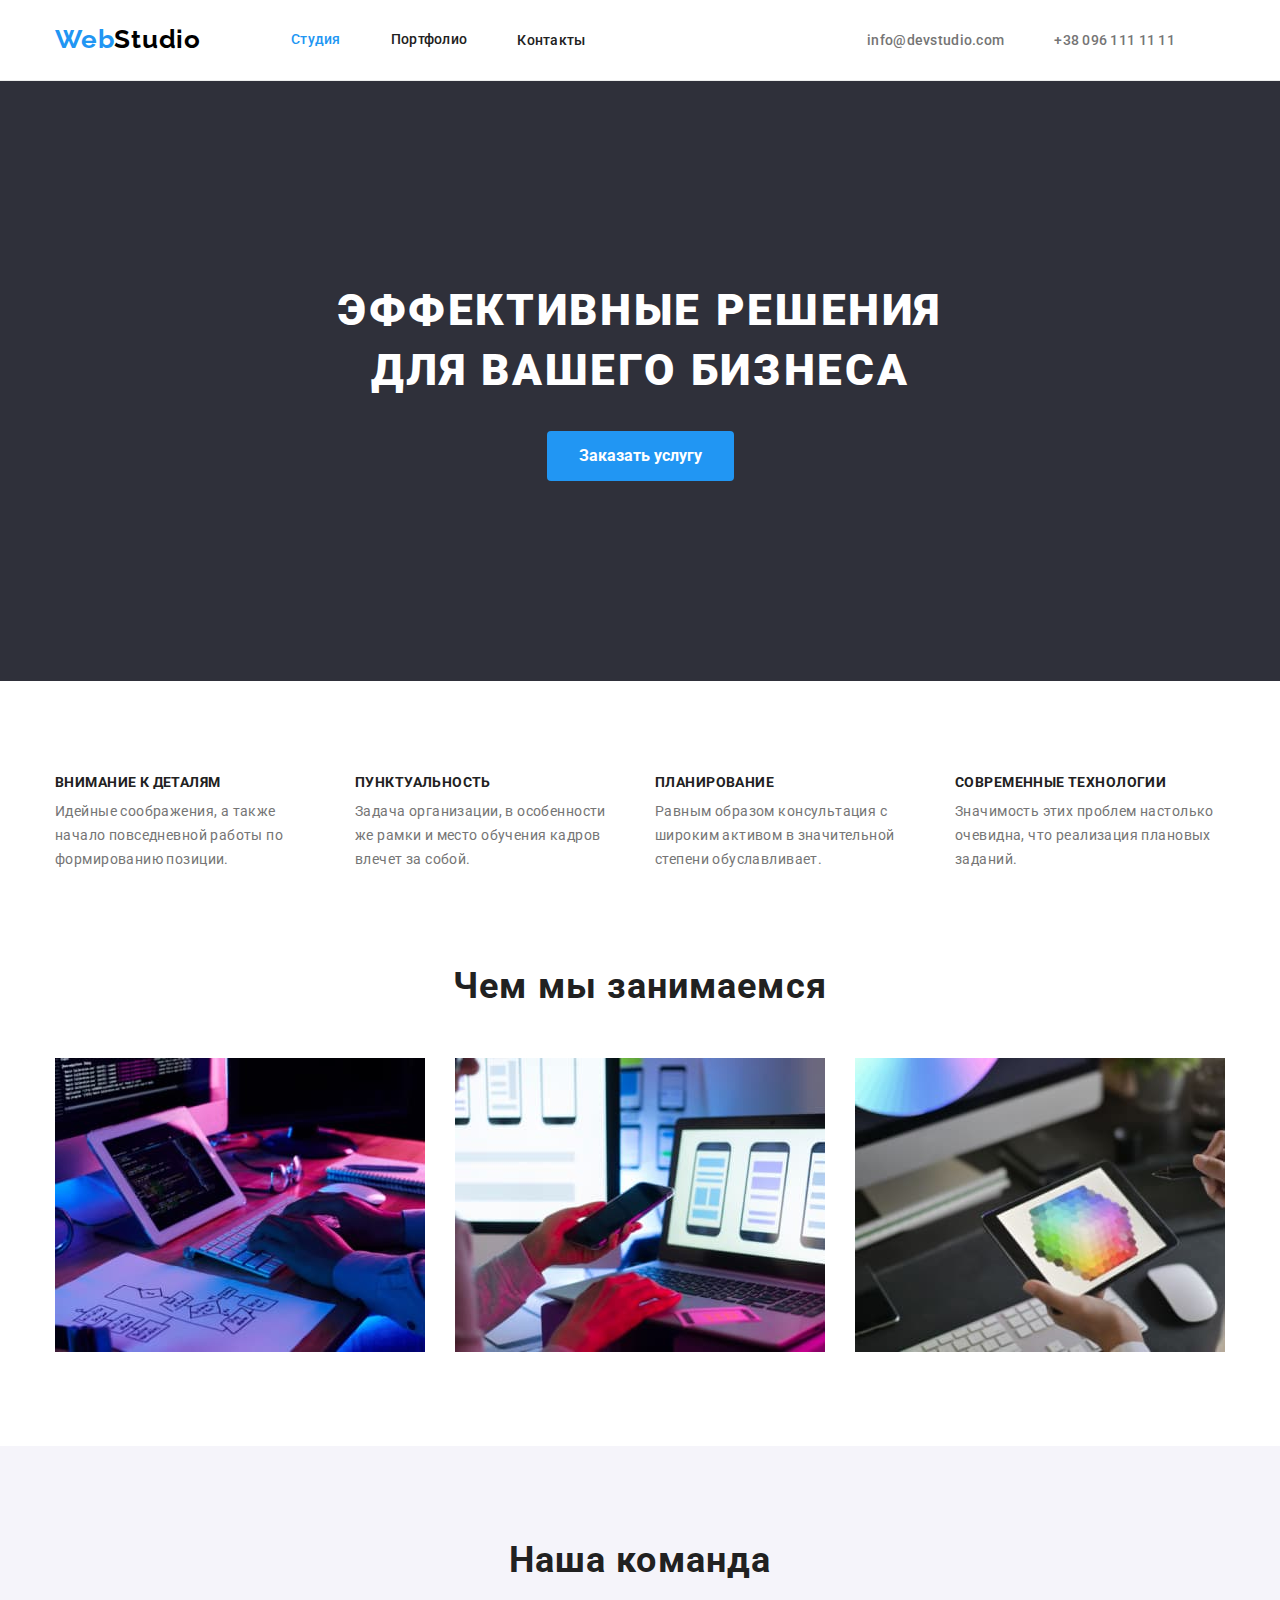
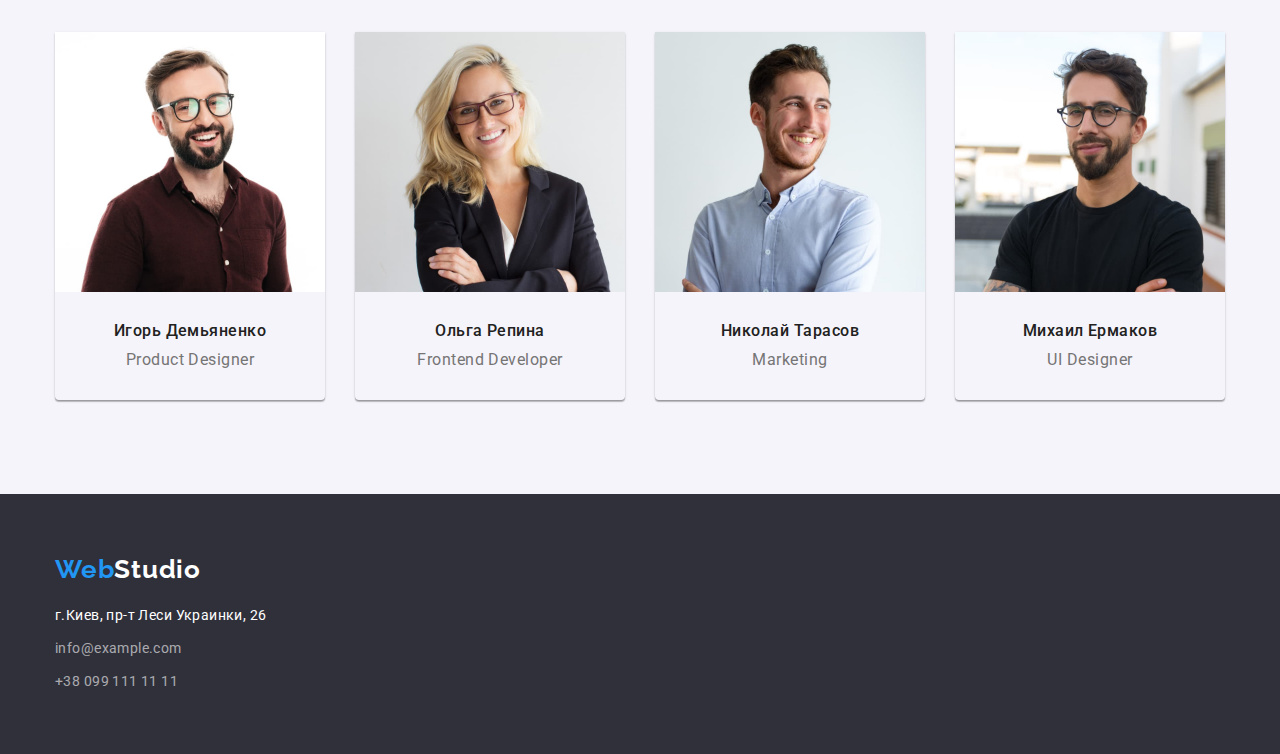
<file: index.html>
<!DOCTYPE html>
<html lang="ru">


<head>
    <meta charset="UTF-8" />
    <meta http-equiv="X-UA-Compatible" content="IE=edge" />
    <meta name="viewport" content="width=device-width, initial-scale=1.0" />
    <title>WebStudio</title>
    <link rel="stylesheet"
        href="https://cdnjs.cloudflare.com/ajax/libs/modern-normalize/1.0.0/modern-normalize.min.css" />
    <link rel="preconnect" href="https://fonts.gstatic.com" />
    <link rel="stylesheet"
        href="https://fonts.googleapis.com/css2?family=Raleway:wght@700&family=Roboto:wght@400;500;700;900&display=swap">
    <link rel="stylesheet" href="https://cdnjs.cloudflare.com/ajax/libs/modern-normalize/1.1.0/modern-normalize.min.css"
        integrity="sha512-wpPYUAdjBVSE4KJnH1VR1HeZfpl1ub8YT/NKx4PuQ5NmX2tKuGu6U/JRp5y+Y8XG2tV+wKQpNHVUX03MfMFn9Q=="
        crossorigin="anonymous" referrerpolicy="no-referrer" />
    <link rel="stylesheet" href="./css/style.css">
</head>

<body>
    <!--Header-->
    <header class="header">
        <div class="container header-container">
            <a class="logo link" href="./"><span class="blue-logo">Web</span>Studio</a>
            <nav class="navigation">
                <ul class="menu list">
                    <li class="menu-item">
                        <a class="menu-link link current" href="./index.html">Студия</a>
                    </li>
                    <li class="menu-item">
                        <a class="menu-link link" href="./portfolio.html">Портфолио</a>
                    </li>
                    <li class="menu-item">
                        <a class="menu-link link" href="">Контакты</a>
                    </li>
                </ul>
            </nav>
            <ul class="menu-item-mail-tel list">
                <li><a class="contact-link link" href="mailto:info@devstudio.com">info@devstudio.com</a></li>
                <li><a class="contact-link link" href="tel:+380961111111">+38 096 111 11 11</a></li>
            </ul>
        </div>
    </header>
    <main>
        <!--Hero-->
        <section class="hero">
            <h1 class="hero-title">Эффективные решения<br>для вашего бизнеса</h1>
            <button class="primary-button" type="button">Заказать услугу</button>
        </section>
        <!--Features-->
        <section class="section">
            <h2 class="" hidden>Особености нашей компании</h2>
            <div class="container">
                <ul class="feature-list list">
                    <li class="feature-item">
                        <h3 class="feature-title">Внимание к деталям</h3>
                        <p class="feature-description">
                            Идейные соображения, а также начало повседневной работы по
                            формированию позиции.
                        </p>
                    </li>
                    <li class="feature-item">
                        <h3 class="feature-title">Пунктуальность</h3>
                        <p class="feature-description">
                            Задача организации, в особенности же рамки и место обучения кадров
                            влечет за собой.
                        </p>
                    </li>
                    <li class="feature-item">
                        <h3 class="feature-title">Планирование</h3>
                        <p class="feature-description">
                            Равным образом консультация с широким активом в значительной
                            степени обуславливает.
                        </p>
                    </li>
                    <li class="feature-item">
                        <h3 class="feature-title">Современные технологии</h3>
                        <p class="feature-description">
                            Значимость этих проблем настолько очевидна, что реализация
                            плановых заданий.
                        </p>
                    </li>
                </ul>
            </div>
        </section>
        <!--Our doing-->
        <section class="section doing">
            <div class="container">
                <h2 class="second-level-headings">Чем мы занимаемся</h2>
                <ul class="list doing-list">
                    <li class="doing-item">
                        <img src="./images/our-classes/img-1.jpg" alt="пишем код" width="370" height="294" />
                    </li>
                    <li class="doing-item">
                        <img src="./images/our-classes/img-2.jpg" alt="оптимизация под смартфон" width="370"
                            height="294" />
                    </li>
                    <li class="doing-item">
                        <img src="./images/our-classes/img-3.jpg" alt="дизайн на планшете" width="370" height="294" />
                    </li>
                </ul>
            </div>
        </section>
        <!--Our team-->
        <section class="our-team-section section">
            <div class="container">
                <h2 class="second-level-headings">Наша команда</h2>
                <ul class="list doing-list">
                    <li class="team-list-item">
                        <img src="./images/our-team/img-1.jpg" alt="Изображен Product Designer Игорь Демьяненко"
                            width="270" height="260" />
                        <div class="our-team-content">
                            <h3 class="name-title">Игорь Демьяненко</h3>
                            <p class="profession" lang="en">Product Designer</p>
                        </div>
                    </li>
                    <li class="team-list-item">
                        <img src="./images/our-team/img-2.jpg" alt="Изображена Frontend Developer Ольга Репина"
                            width="270" height="260" />
                        <div class="our-team-content">
                            <h3 class="name-title">Ольга Репина</h3>
                            <p class="profession" lang="en">Frontend Developer</p>
                        </div>
                    </li>
                    <li class="team-list-item">
                        <img src="./images/our-team/img-3.jpg" alt="Изображен Marketing Николай Тарасов" width="270"
                            height="260" />
                        <div class="our-team-content">
                            <h3 class="name-title">Николай Тарасов</h3>
                            <p class="profession" lang="en">Marketing</p>
                        </div>
                    </li>
                    <li class="team-list-item">
                        <img src="./images/our-team/img-4.jpg" alt="Изображен UI Designer Михаил Ермаков" width="270"
                            height="260" />
                        <div class="our-team-content">
                            <h3 class="name-title">Михаил Ермаков</h3>
                            <p class="profession" lang="en">UI Designer</p>
                        </div>
                    </li>
                </ul>
            </div>
        </section>
    </main>
    <!--Footer-->
    <footer class="footer">
        <div class="container">
            <a class="logo-footer link" href="./"><span class="blue-logo">Web</span><span
                    class="color-logo-footer">Studio</span></a>

            <address>
                <ul class="footer-list list">
                    <li class="footer-item">
                        <a class=" link" href="https://goo.gl/maps/N5KW4McrUBXQHcLB9" target="_blank"
                            rel="nooperen noreferrer">
                            <span class="adress-color">г.Киев,
                                пр-т Леси
                                Украинки, 26</span></a>
                    </li>
                    <li class="footer-item"><a class="contact-link-footer link"
                            href="mailto:info@example.com">info@example.com</a></li>
                    <li class="footer-item"><a class="contact-link-footer link" href="tel:+380991111111">+38 099 111 11
                            11</a></li>
                </ul>
            </address>
        </div>
    </footer>
</body>

</html>
</file>
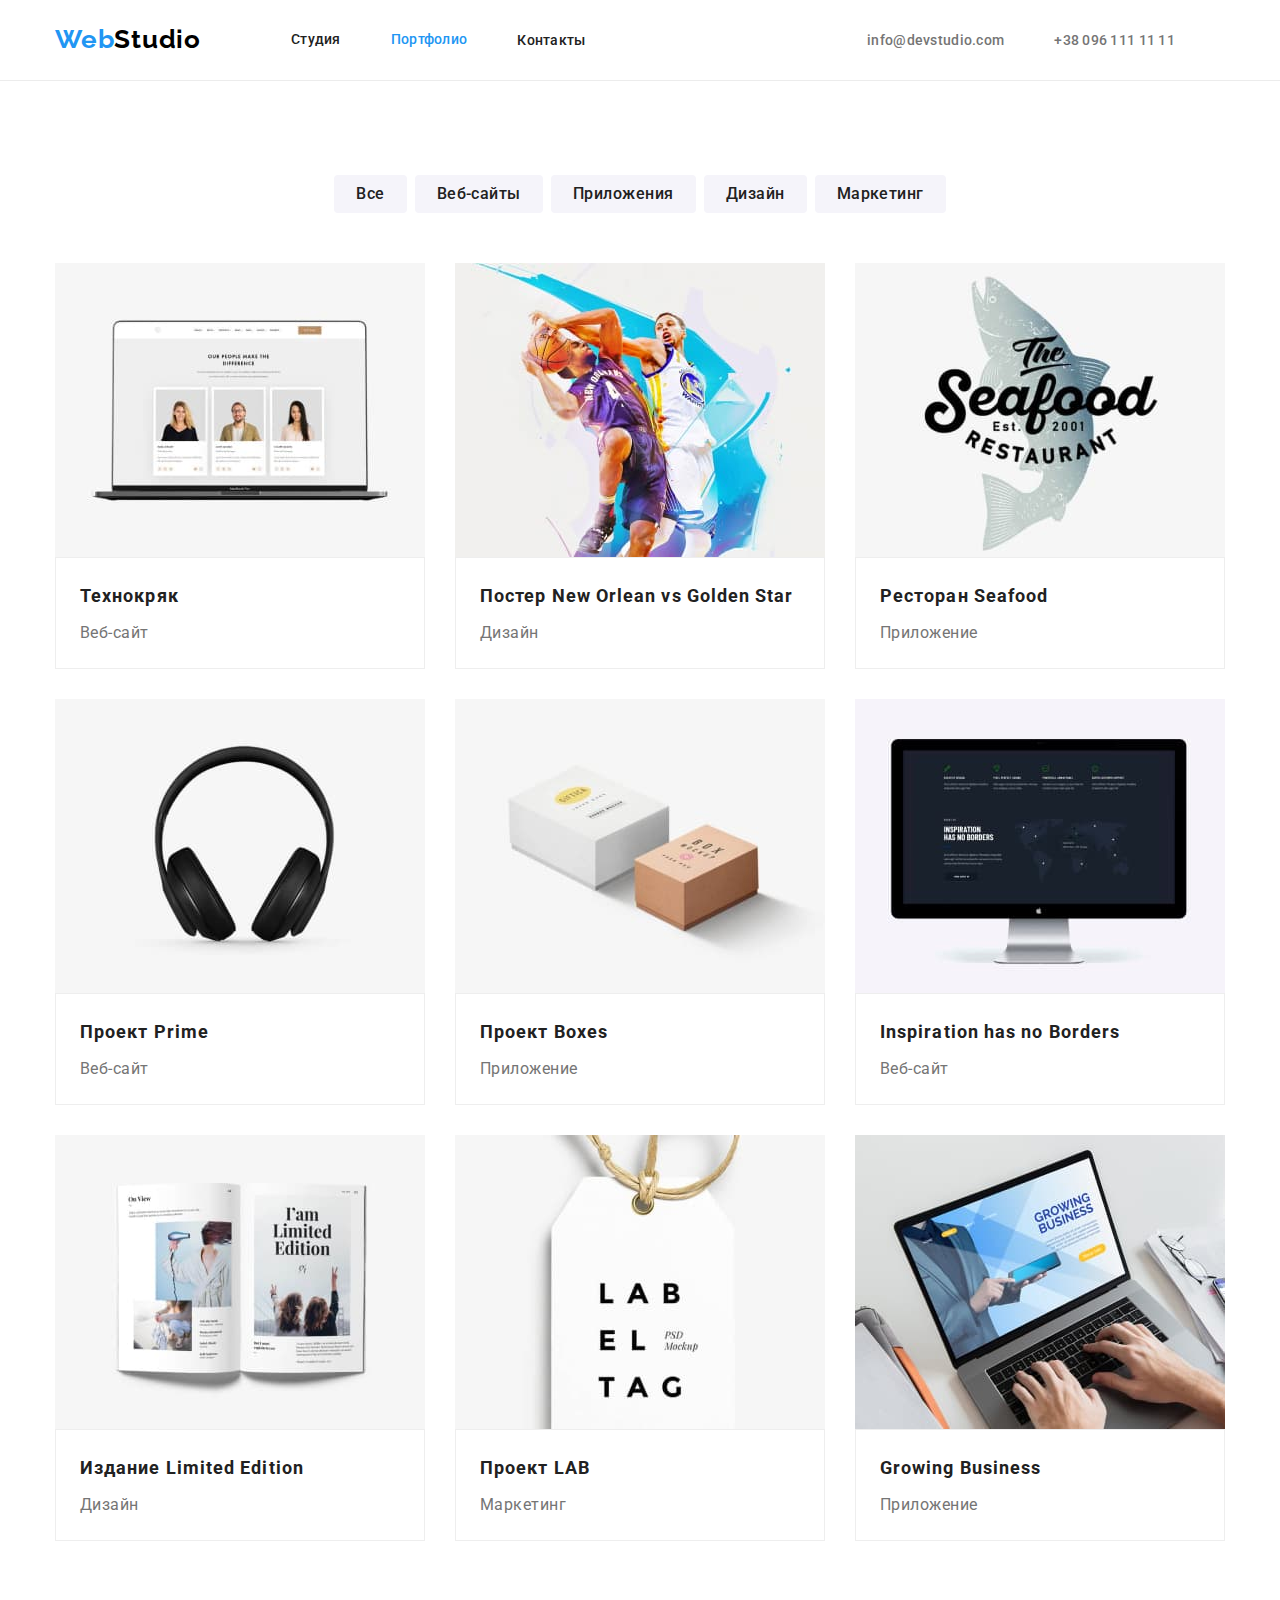
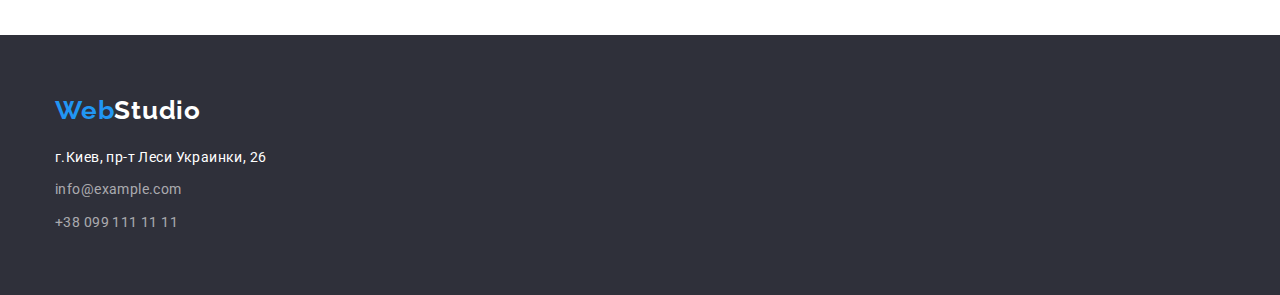
<file: portfolio.html>
<!DOCTYPE html>
<html lang="ru">


<head>
    <meta charset="UTF-8" />
    <meta http-equiv="X-UA-Compatible" content="IE=edge" />
    <meta name="viewport" content="width=device-width, initial-scale=1.0" />
    <title>WebStudio</title>
    <link rel="stylesheet"
        href="https://cdnjs.cloudflare.com/ajax/libs/modern-normalize/1.0.0/modern-normalize.min.css" />
    <link rel="preconnect" href="https://fonts.gstatic.com" />
    <link rel="stylesheet"
        href="https://fonts.googleapis.com/css2?family=Raleway:wght@700&family=Roboto:wght@400;500;700;900&display=swap">
    <link rel="stylesheet" href="https://cdnjs.cloudflare.com/ajax/libs/modern-normalize/1.1.0/modern-normalize.min.css"
        integrity="sha512-wpPYUAdjBVSE4KJnH1VR1HeZfpl1ub8YT/NKx4PuQ5NmX2tKuGu6U/JRp5y+Y8XG2tV+wKQpNHVUX03MfMFn9Q=="
        crossorigin="anonymous" referrerpolicy="no-referrer" />
    <link rel="stylesheet" href="./css/style.css">
</head>

<body>
    <!--Header-->
    <header class="header">
        <div class="container header-container">
            <nav class="navigation">
                <a class="logo link" href="./"><span class="blue-logo">Web</span>Studio</a>
                <ul class="menu list">
                    <li class="menu-item">
                        <a class="menu-link link" href="./index.html">Студия</a>
                    </li>
                    <li class="menu-item">
                        <a class="menu-link link current" href="./portfolio.html">Портфолио</a>
                    </li>
                    <li class="menu-item">
                        <a class="menu-link link" href="">Контакты</a>
                    </li>
                </ul>
            </nav>
            <ul class="menu-item-mail-tel list">
                <li><a class="contact-link link " href="mailto:info@devstudio.com">info@devstudio.com</a></li>
                <li><a class="contact-link link" href="tel:+380961111111">+38 096 111 11 11</a></li>
            </ul>
        </div>
    </header>
    <main>
        <section class="portfolio-section">
            <div class="container">
                <!-- Button -->
                <ul class="menu-secondary-btn list">
                    <li class="item-secondary-btn">
                        <button class="secondary-btn" type="button">Все</button>
                    </li>
                    <li class="item-secondary-btn">
                        <button class="secondary-btn" type="button">Веб-сайты</button>
                    </li>
                    <li class="item-secondary-btn">
                        <button class="secondary-btn" type="button">Приложения</button>
                    </li>
                    <li class="item-secondary-btn">
                        <button class="secondary-btn" type="button">Дизайн</button>
                    </li>
                    <li class="item-secondary-btn">
                        <button class="secondary-btn" type="button">Маркетинг</button>
                    </li>
                </ul>

                <!-- Portfolio cards -->
                <h2 hidden>Наши прооекты</h2>
                <ul class="list portfolio-list">
                    <li class="portfolio-item">
                        <a class="link" href="">
                            <img src="./images/portfolio/project01-01.jpg" alt="ноутбук" width="370" height="294" />
                            <div class="portfolio-text-content">
                                <h3 class="portfolio-item-title">Технокряк</h3>
                                <p class="portfolio-item-description">Веб-сайт</p>
                            </div>
                        </a>
                    </li>
                    <li class="portfolio-item">
                        <a class="link" href="">
                            <img src="./images/portfolio/project01-02.jpg" alt="два баскетболиста" width="370"
                                height="294" />
                            <div class="portfolio-text-content">
                                <h3 class="portfolio-item-title">Постер <span lang="en">New Orlean vs Golden Star</span>
                                </h3>
                                <p class="portfolio-item-description">Дизайн</p>
                            </div>
                        </a>
                    </li>
                    <li class="portfolio-item">
                        <a class="link" href="">
                            <img src="./images/portfolio/project01-03.jpg" alt="логотип ресторана" width="370"
                                height="294" />
                            <div class="portfolio-text-content">
                                <h3 class="portfolio-item-title">Ресторан <span lang="en">Seafood</span></h3>
                                <p class="portfolio-item-description">Приложение</p>
                            </div>
                        </a>
                    </li>
                    <li class="portfolio-item">
                        <a class="link" href="">
                            <img src="./images/portfolio/project02-01.jpg" alt="наушники" width="370" height="294" />
                            <div class="portfolio-text-content">
                                <h3 class="portfolio-item-title">Проект <span lang="en">Prime</span></h3>
                                <p class="portfolio-item-description">Веб-сайт</p>
                            </div>
                        </a>
                    </li>
                    <li class="portfolio-item">
                        <a class="link" href="">
                            <img src="./images/portfolio/project02-02.jpg" alt="две коробочки" width="370"
                                height="294" />
                            <div class="portfolio-text-content">
                                <h3 class="portfolio-item-title">Проект <span lang="en">Boxes</span></h3>
                                <p class="portfolio-item-description">Приложение</p>
                            </div>
                        </a>
                    </li>
                    <li class="portfolio-item">
                        <a class="link" href="">
                            <img src="./images/portfolio/project02-03.jpg" alt="аймак" width="370" height="294" />
                            <div class="portfolio-text-content">
                                <h3 class="portfolio-item-title" lang="en">Inspiration has no Borders</h3>
                                <p class="portfolio-item-description">Веб-сайт</p>
                            </div>
                        </a>
                    </li>
                    <li class="portfolio-item">
                        <a class="link" href="">
                            <img src="./images/portfolio/project03-01.jpg" alt="журнал" width="370" height="294" />
                            <div class="portfolio-text-content">
                                <h3 class="portfolio-item-title">Издание <span>Limited Edition</span></h3>
                                <p class="portfolio-item-description">Дизайн</p>
                            </div>
                        </a>
                    </li>
                    <li class="portfolio-item">
                        <a class="link" href="">
                            <img src="./images/portfolio/project03-02.jpg" alt="этикетка" width="370" height="294" />
                            <div class="portfolio-text-content">
                                <h3 class="portfolio-item-title">Проект <span>LAB</span></h3>
                                <p class="portfolio-item-description">Маркетинг</p>
                            </div>
                        </a>
                    </li>
                    <li class="portfolio-item">
                        <a class="link" href="">
                            <img src="./images/portfolio/project03-03.jpg" alt="работа на ноутбуке" width="370"
                                height="294" />
                            <div class="portfolio-text-content">
                                <h3 class="portfolio-item-title" lang="en">Growing Business</h3>
                                <p class="portfolio-item-description">Приложение</p>
                            </div>
                        </a>
                    </li>
                </ul>
            </div>
        </section>
    </main>
    <!--Footer-->
    <footer class="footer">
        <div class="container">
            <a class="logo-footer link" href="./"><span class="blue-logo">Web</span><span
                    class="color-logo-footer">Studio</span></a>

            <address>
                <ul class="footer-list list">
                    <li class="footer-item">
                        <a class=" link" href="https://goo.gl/maps/N5KW4McrUBXQHcLB9" target="_blank"
                            rel="nooperen noreferrer">
                            <span class="adress-color">г.Киев,
                                пр-т Леси
                                Украинки, 26</span></a>
                    </li>
                    <li class="footer-item"><a class="contact-link-footer link"
                            href="mailto:info@example.com">info@example.com</a></li>
                    <li class="footer-item"><a class="contact-link-footer link" href="tel:+380991111111">+38 099 111 11
                            11</a></li>
                </ul>
            </address>
        </div>
    </footer>
</body>

</html>
</file>
<file: css/style.css>
:root {
  --accent-color: #2196f3;
  --secondary-text-color: #212121;
  --main-text-color: #757575;
  --white-text: #ffffff;
  --our-tea-background: #f5f4fa;
  --hero-footer-background: #2f303a;
  --logo-color: #000000;
  --contact-link-footer: rgba(255, 255, 255, 0.6);
}
h1,
h2,
h3,
h4,
h5,
h6,
p {
  margin-top: 0;
  margin-bottom: 0;
}
ul,
ol {
  margin-top: 0;
  margin-bottom: 0;
  padding-left: 0;
}
img {
  display: block;
}
.list {
  list-style: none;
  display: flex;
}
/* Portfolio */
.portfolio-list {
  flex-wrap: wrap;
  margin-top: -30px;
  margin-left: -30px;
}
.portfolio-item {
  margin-top: 30px;
  margin-left: 30px;
  flex-basis: calc((100% - 90px) / 3);
  background-color: var(--white-text);
}
.portfolio-item:hover {
  filter: drop-shadow(0px 4px 4px rgba(0, 0, 0, 0.25));
}
.portfolio-text-content {
  border: 1px solid #eeeeee;
  padding: 20px 24px 20px 24px;
}
.link {
  text-decoration: none;
}
body {
  font-family: "Roboto", sans-serif;
  color: var(--main-text-color);
}
/* Header */
.header {
  /* padding-top: 25px;
  padding-bottom: 25px; */
  border-bottom: 1px solid #ececec;
}
.container {
  width: 1200px;
  margin: 0 auto;
  padding-left: 15px;
  padding-right: 15px;
}
.section {
  padding-top: 94px;
  padding-bottom: 94px;
}
.doing {
  padding-top: 0px;
}
.doing-item {
  flex-basis: calc((100% - 90px) / 3);
  margin-top: 30px;
  margin-left: 30px;
}
.doing-list {
  display: flex;
  margin-top: -30px;
  margin-left: -30px;
}
/* Our team */
.team-list-item {
  flex-basis: calc((100% - 120px) / 4);
  margin-top: 30px;
  margin-left: 30px;
  box-shadow: 0px 1px 3px rgba(0, 0, 0, 0.12), 0px 1px 1px rgba(0, 0, 0, 0.14),
    0px 2px 1px rgba(0, 0, 0, 0.2);
  border-radius: 0px 0px 4px 4px;
}
.our-team-content {
  padding-top: 30px;
  padding-bottom: 30px;
}
.header-container {
  display: flex;
  align-items: center;
}
.navigation {
  display: flex;
  align-items: center;
}
.menu {
  display: flex;
  align-items: center;
}
.menu-item:not(:last-child) {
  display: flex;
  align-items: center;
  margin-right: 50px;
}
.menu-item-mail-tel {
  display: flex;
  align-items: center;
  margin-left: auto;
}
.logo {
  font-family: "Raleway", sans-serif;
  font-weight: 700;
  font-size: 26px;
  line-height: 1.38;
  margin-right: 90px;
  letter-spacing: 0.03em;
  color: var(--logo-color);
}
.blue-logo {
  color: var(--accent-color);
}
.menu-link {
  font-weight: 500;
  font-size: 14px;
  line-height: 1.14;
  padding-top: 32px;
  padding-bottom: 32px;
  letter-spacing: 0.02em;
  color: var(--secondary-text-color);
}
.menu-link:hover,
.menu-link:focus,
.menu-link.current {
  color: var(--accent-color);
}
.contact-link {
  font-weight: 500;
  font-size: 14px;
  line-height: 1.14;
  letter-spacing: 0.02em;
  color: var(--main-text-color);
  margin-right: 50px;
}
.contact-link:hover,
.contact-link:focus {
  color: var(--accent-color);
}

/* Hero */
.hero {
  background: var(--hero-footer-background);
  padding-top: 200px;
  padding-bottom: 200px;
  text-align: center;
  letter-spacing: 0.06em;
}
.hero-title {
  font-family: "Roboto", sans-serif;
  font-weight: 900;
  font-size: 44px;
  line-height: 1.36;
  text-align: center;
  letter-spacing: 0.06em;
  text-transform: uppercase;
  margin-bottom: 30px;
  color: var(--white-text);
}
.primary-button {
  font-weight: 700;
  font-size: 16px;
  line-height: 1.87;
  display: block;
  margin: 0 auto;
  cursor: pointer;
  color: var(--white-text);
  background: var(--accent-color);
  padding: 10px 32px;
  border-radius: 4px;
  border: 0;
}
/* Features */
.feature-title {
  font-family: "Roboto", sans-serif;
  font-weight: 700;
  font-size: 14px;
  line-height: 1.14;
  letter-spacing: 0.03em;
  margin-bottom: 10px;
  text-transform: uppercase;
  color: var(--secondary-text-color);
}
.feature-list {
  display: flex;
  margin-top: -30px;
  margin-left: -30px;
}
.feature-item {
  margin-top: 30px;
  margin-left: 30px;
  flex-basis: calc((100% - 120px) / 4);
}
.feature-description {
  font-weight: 400;
  font-size: 14px;
  line-height: 1.71;
  letter-spacing: 0.03em;
  color: var(--main-text-color);
}
/* Second level headings */
.second-level-headings {
  font-weight: 700;
  font-size: 36px;
  line-height: 1.16;
  text-align: center;
  letter-spacing: 0.03em;
  margin-bottom: 50px;
  color: var(--secondary-text-color);
}
.our-team-section {
  background: var(--our-tea-background);
}
.name-title {
  font-weight: 500;
  font-size: 16px;
  line-height: 1.18;
  margin-bottom: 10px;
  text-align: center;
  letter-spacing: 0.03em;
  color: var(--secondary-text-color);
}
.profession {
  font-weight: 400;
  font-size: 16px;
  line-height: 1.18;
  text-align: center;
  letter-spacing: 0.03em;
  color: var(--main-text-color);
}
/* Footer */
.footer {
  background: #2f303a;
  padding-top: 60px;
  padding-bottom: 60px;
}
.logo-footer {
  font-family: "Raleway", sans-serif;
  font-weight: 700;
  font-size: 26px;
  line-height: 1.19;
  letter-spacing: 0.03em;
  display: block;
  margin-bottom: 20px;
  color: var(--accent-color);
}
.footer-list {
  font-weight: 400;
  font-size: 14px;
  font-style: normal;
  line-height: 1.71;
  letter-spacing: 0.03em;
  flex-direction: column;
}
.footer-item:not(:last-child) {
  margin-bottom: 9px;
}
.color-logo-footer,
.adress-color {
  color: var(--white-text);
}
.contact-link-footer,
.contact-link-footer {
  color: var(--contact-link-footer);
}
.contact-link-footer:hover,
.contact-link-footer:focus {
  color: var(--accent-color);
}
.portfolio-section {
  margin-top: 94px;
  margin-bottom: 94px;
}
/* Portfolio-btn */
.menu-secondary-btn {
  display: flex;
  justify-content: center;
  margin-bottom: 50px;
}
.item-secondary-btn:not(:last-child) {
  margin-right: 8px;
}

.secondary-btn {
  font-weight: 500;
  font-size: 16px;
  line-height: 1.62;
  letter-spacing: 0.03em;
  cursor: pointer;
  border-radius: 4px;
  border: none;
  padding: 6px 22px 6px 22px;
  background: var(--our-tea-background);
  color: var(--secondary-text-color);
}
.secondary-btn:hover,
.secondary-btn:focus,
.secondary-btn.current {
  color: var(--white-text);
  background-color: var(--accent-color);
}
/* Portfolio cards */
.portfolio-item-title {
  font-weight: 700;
  font-size: 18px;
  line-height: 2;
  letter-spacing: 0.06em;
  margin-bottom: 4px;
  color: var(--secondary-text-color);
}

.portfolio-item-description {
  font-weight: 400;
  font-size: 16px;
  line-height: 1.87;
  letter-spacing: 0.03em;
  color: var(--main-text-color);
}
</file>
